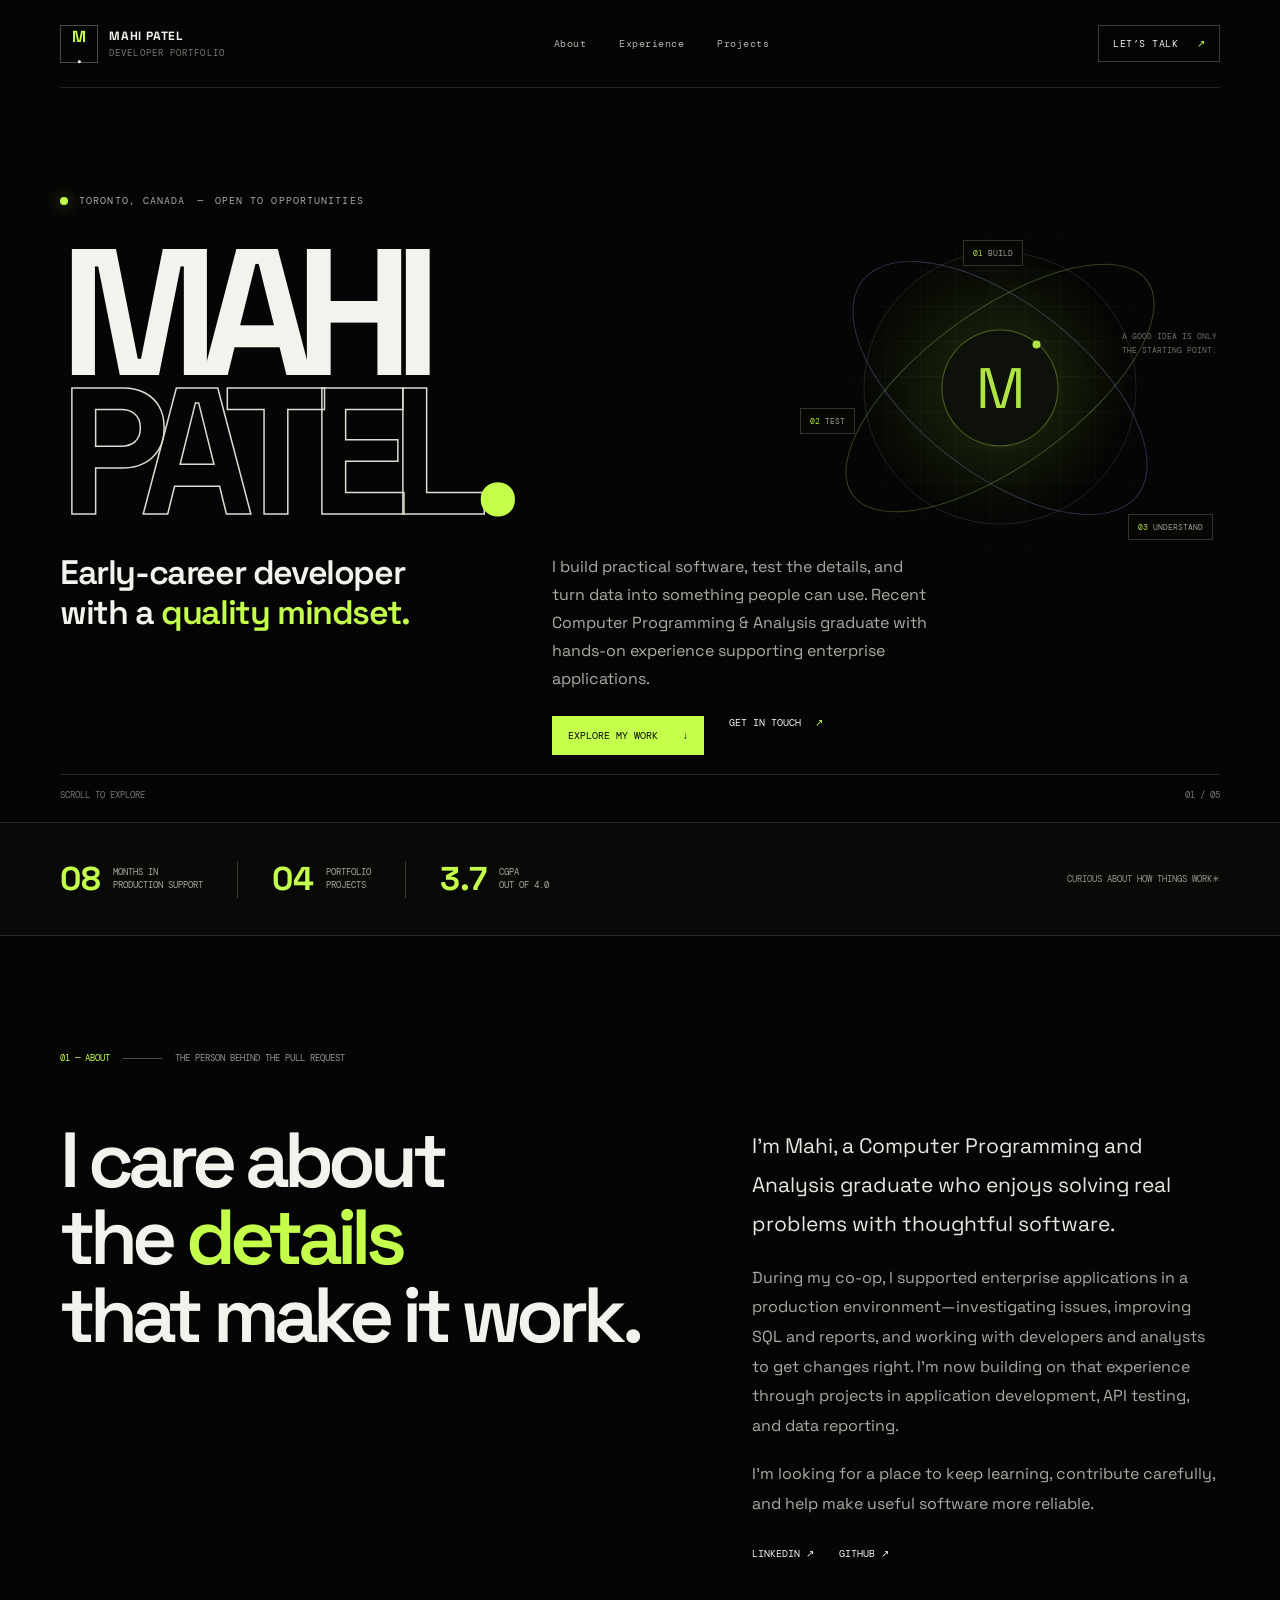
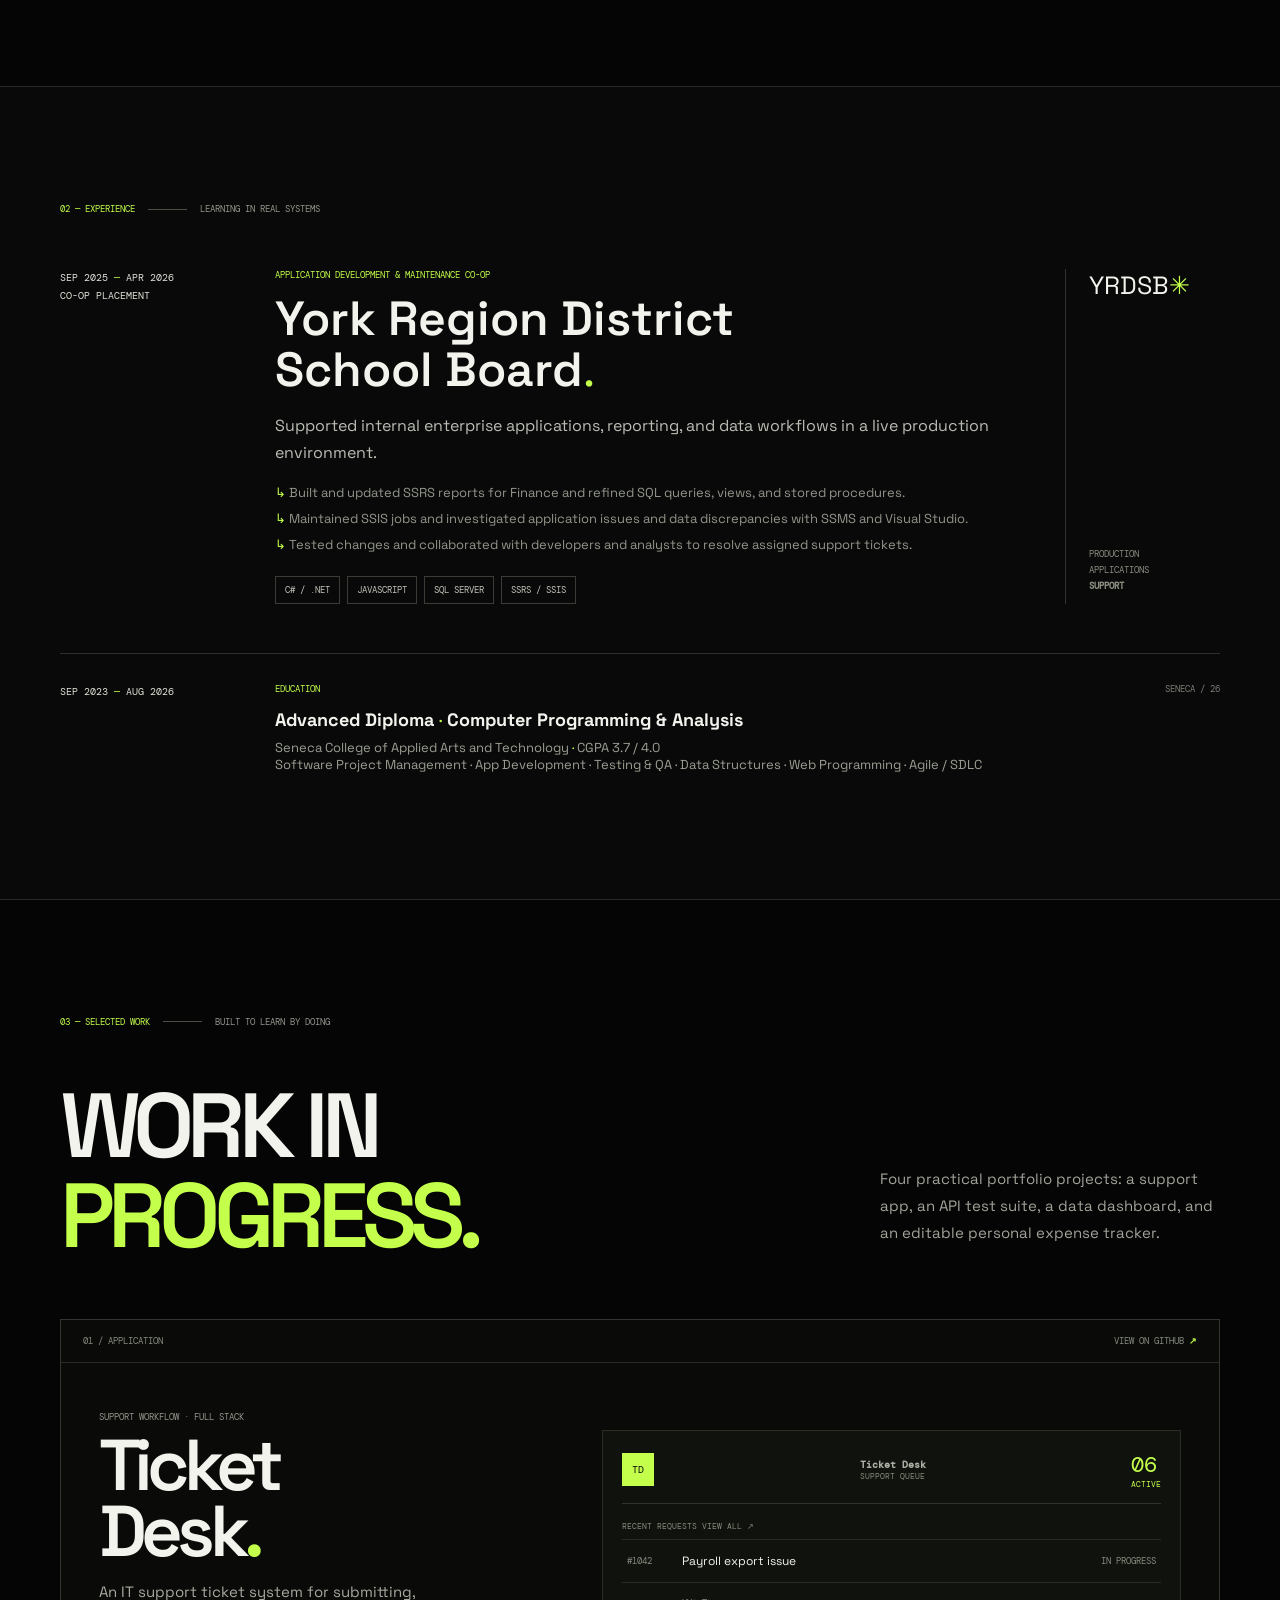
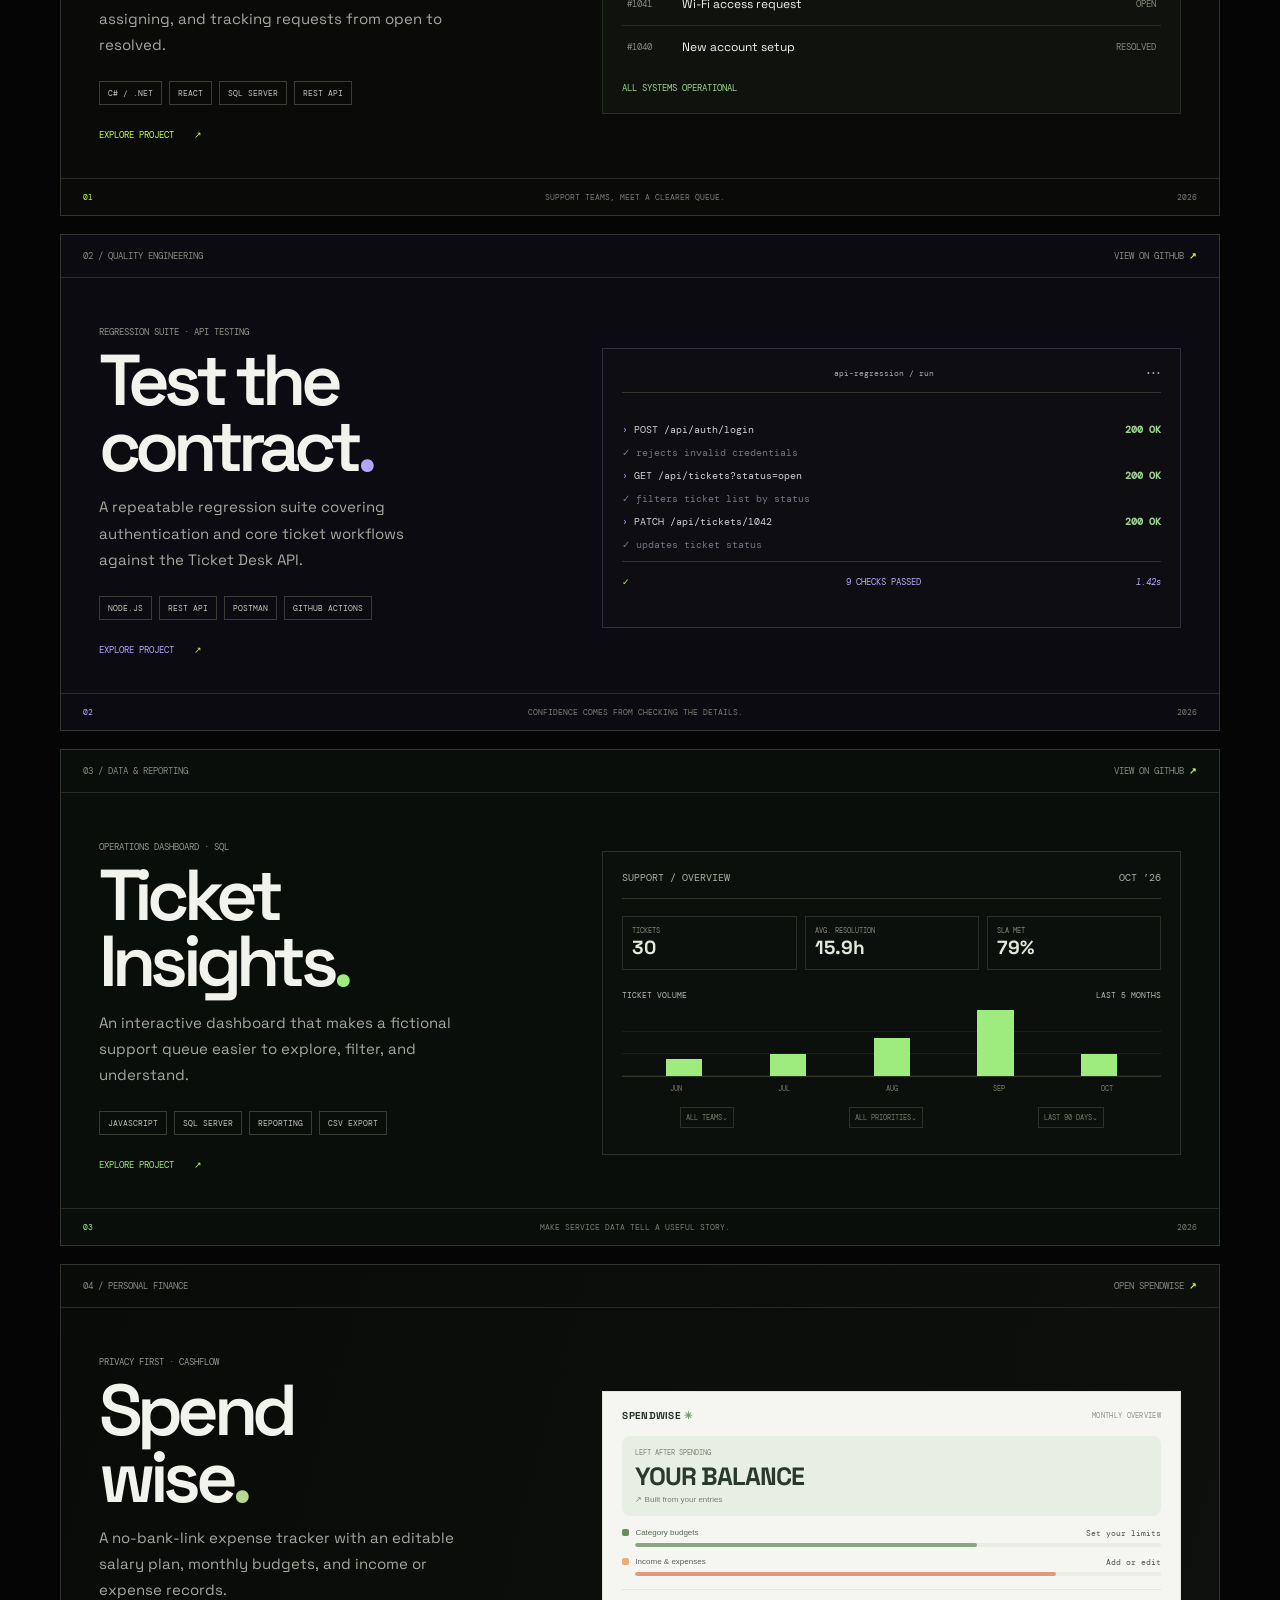
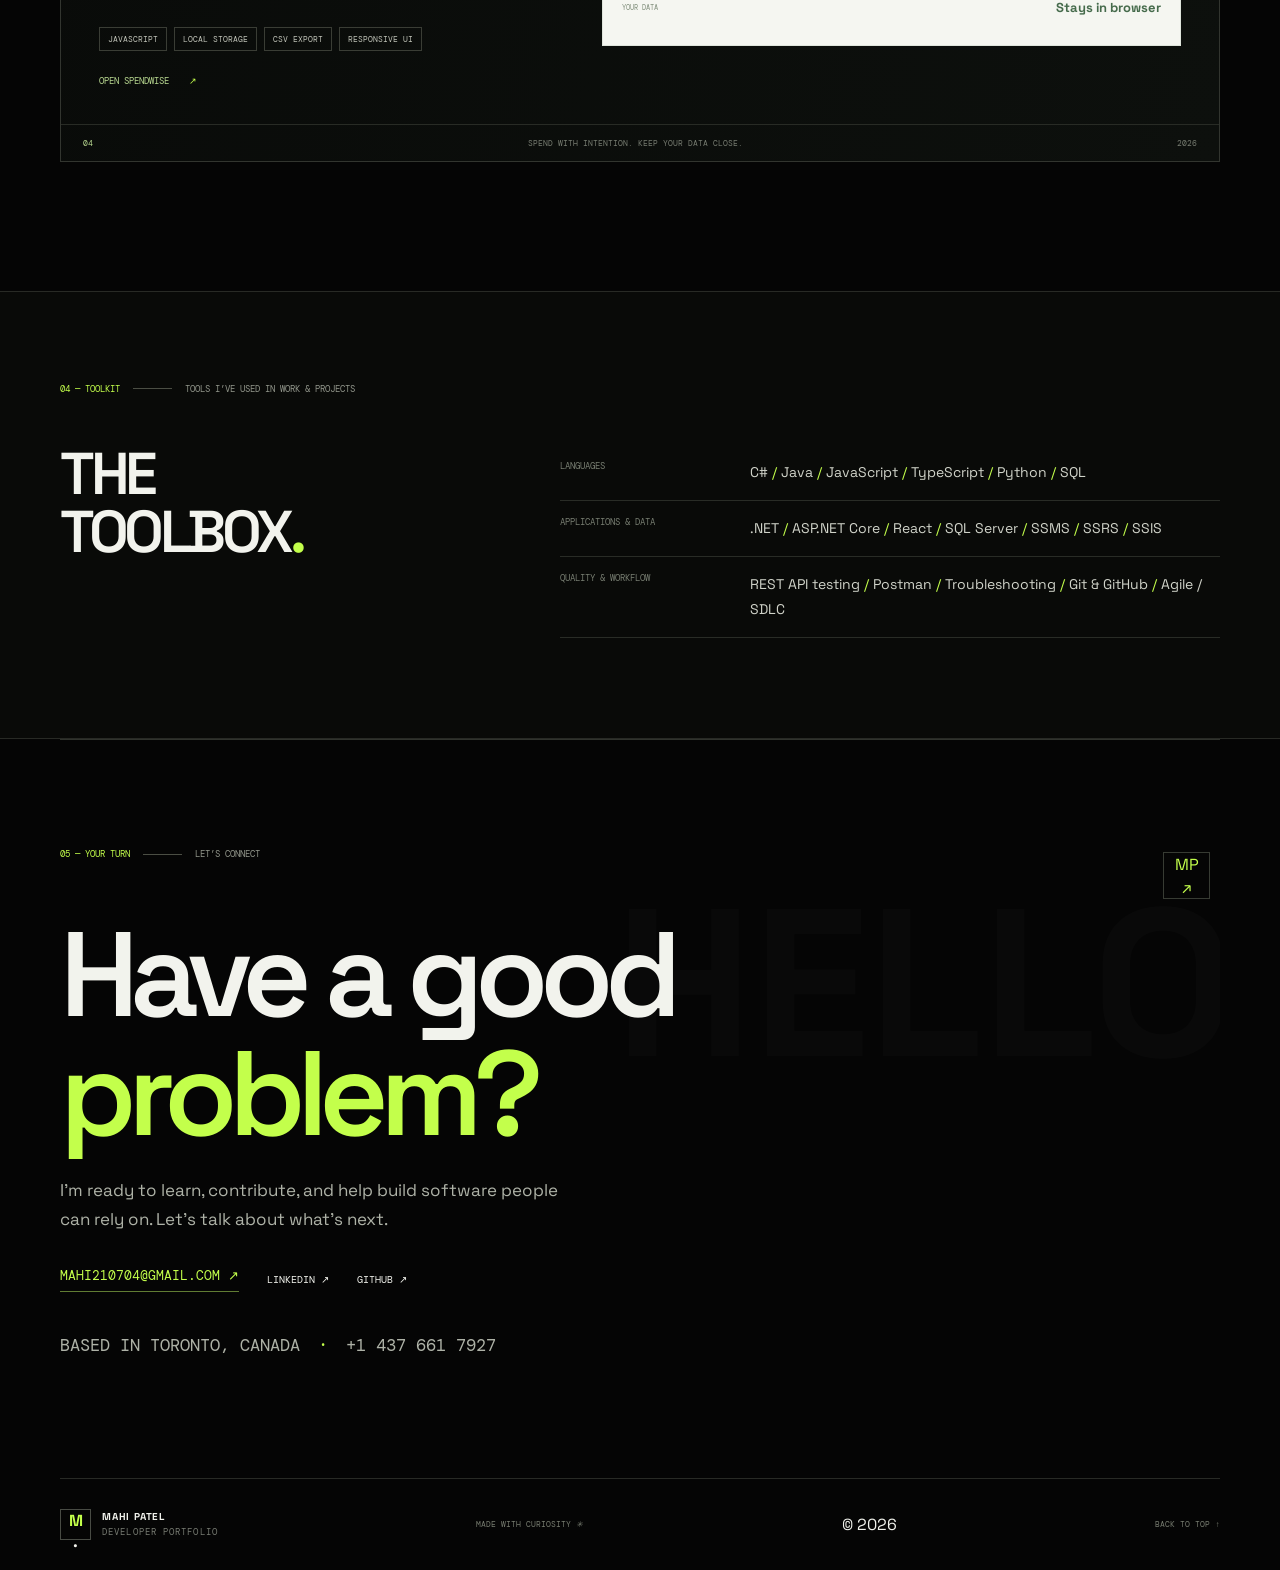
<file: index.html>
<!doctype html>
<html lang="en">
<head>
  <meta charset="utf-8">
  <meta name="viewport" content="width=device-width, initial-scale=1">
  <meta name="description" content="Mahi Patel — software developer, quality-minded problem solver, and data enthusiast in Toronto.">
  <meta name="theme-color" content="#050505">
  <title>Mahi Patel — Developer &amp; Problem Solver</title>
  <link rel="preconnect" href="https://fonts.googleapis.com">
  <link rel="preconnect" href="https://fonts.gstatic.com" crossorigin>
  <link href="https://fonts.googleapis.com/css2?family=DM+Mono:wght@400;500&family=Instrument+Serif:ital@0;1&family=Space+Grotesk:wght@400;500;600;700&display=swap" rel="stylesheet">
  <link rel="stylesheet" href="styles.css">
</head>
<body>
  <header class="site-header wrap">
    <a class="brand" href="#home" aria-label="Mahi Patel home"><span class="brand-icon">M<span>.</span></span><span class="brand-name">MAHI PATEL<span class="brand-sub">DEVELOPER PORTFOLIO</span></span></a>
    <nav aria-label="Main navigation"><a href="#about">About</a><a href="#experience">Experience</a><a href="#projects">Projects</a></nav>
    <a class="contact-nav" href="mailto:mahi210704@gmail.com">LET’S TALK <span>↗</span></a>
  </header>

  <main>
    <section class="hero wrap" id="home">
      <div class="hero-text">
        <p class="eyebrow"><span class="pulse"></span> TORONTO, CANADA <i>—</i> OPEN TO OPPORTUNITIES</p>
        <h1>MAHI<br><span class="outline-word">PATEL</span><span class="period">.</span></h1>
        <div class="hero-bottom"><p class="hero-role">Early-career developer<br>with a <span>quality mindset.</span></p><div class="hero-description"><p>I build practical software, test the details, and turn data into something people can use. Recent Computer Programming &amp; Analysis graduate with hands-on experience supporting enterprise applications.</p><div class="hero-actions"><a class="pill-button" href="#projects">EXPLORE MY WORK <span>↓</span></a><a class="plain-link" href="mailto:mahi210704@gmail.com">GET IN TOUCH <span>↗</span></a></div></div></div>
      </div>
      <div class="hero-visual" aria-label="Abstract green orbit illustration around the letter M">
        <div class="visual-grid"></div><div class="visual-halo"></div><div class="orbit orbit-a"></div><div class="orbit orbit-b"></div><div class="orbit orbit-c"></div>
        <div class="visual-core"><span>M</span><i></i></div>
        <div class="orbit-tag tag-code"><span>01</span> BUILD</div><div class="orbit-tag tag-test"><span>02</span> TEST</div><div class="orbit-tag tag-data"><span>03</span> UNDERSTAND</div>
        <div class="visual-caption">A GOOD IDEA IS ONLY<br>THE STARTING POINT.</div>
      </div>
      <div class="hero-index"><span>SCROLL TO EXPLORE</span><span>01 / 05</span></div>
    </section>

    <div class="proof-strip"><div class="wrap proof-inner"><div><b>08</b><span>MONTHS IN<br>PRODUCTION SUPPORT</span></div><i></i><div><b>04</b><span>PORTFOLIO<br>PROJECTS</span></div><i></i><div><b>3.7</b><span>CGPA<br>OUT OF 4.0</span></div><p>CURIOUS ABOUT HOW THINGS WORK<span>✳</span></p></div></div>

    <section id="about" class="section wrap about-section">
      <div class="section-kicker"><span>01 — ABOUT</span><i></i><span>THE PERSON BEHIND THE PULL REQUEST</span></div>
      <div class="about-layout"><h2>I care about<br>the <span>details</span><br>that make it work.</h2><div class="about-copy"><p class="lead-copy">I’m Mahi, a Computer Programming and Analysis graduate who enjoys solving real problems with thoughtful software.</p><p>During my co-op, I supported enterprise applications in a production environment—investigating issues, improving SQL and reports, and working with developers and analysts to get changes right. I’m now building on that experience through projects in application development, API testing, and data reporting.</p><p>I’m looking for a place to keep learning, contribute carefully, and help make useful software more reliable.</p><div class="social-links"><a href="https://www.linkedin.com/in/mahi-patel-1b3593280/" target="_blank" rel="noreferrer">LINKEDIN <span>↗</span></a><a href="https://github.com/Mahipatel04" target="_blank" rel="noreferrer">GITHUB <span>↗</span></a></div></div></div>
    </section>

    <section id="experience" class="section experience-section">
      <div class="wrap"><div class="section-kicker"><span>02 — EXPERIENCE</span><i></i><span>LEARNING IN REAL SYSTEMS</span></div>
        <article class="experience-card"><div class="exp-date">SEP 2025 <b>—</b> APR 2026<br><span>CO-OP PLACEMENT</span></div><div class="exp-main"><p class="exp-label">APPLICATION DEVELOPMENT &amp; MAINTENANCE CO-OP</p><h2>York Region District<br>School Board<span>.</span></h2><p class="exp-summary">Supported internal enterprise applications, reporting, and data workflows in a live production environment.</p><div class="exp-points"><p><span>↳</span> Built and updated SSRS reports for Finance and refined SQL queries, views, and stored procedures.</p><p><span>↳</span> Maintained SSIS jobs and investigated application issues and data discrepancies with SSMS and Visual Studio.</p><p><span>↳</span> Tested changes and collaborated with developers and analysts to resolve assigned support tickets.</p></div><div class="chips"><span>C# / .NET</span><span>JAVASCRIPT</span><span>SQL SERVER</span><span>SSRS / SSIS</span></div></div><div class="exp-side"><div class="side-stamp">YRDSB<span>✳</span></div><p>PRODUCTION<br>APPLICATIONS<br><b>SUPPORT</b></p></div></article>
        <article class="education-row"><div class="exp-date">SEP 2023 <b>—</b> AUG 2026</div><div><p class="exp-label">EDUCATION</p><h3>Advanced Diploma <span>·</span> Computer Programming &amp; Analysis</h3><p class="education-detail">Seneca College of Applied Arts and Technology <b>·</b> CGPA 3.7 / 4.0</p><p class="education-detail course-detail">Software Project Management · App Development · Testing &amp; QA · Data Structures · Web Programming · Agile / SDLC</p></div><span class="education-mark">SENECA / 26</span></article>
      </div>
    </section>

    <section id="projects" class="section wrap projects-section">
      <div class="section-kicker"><span>03 — SELECTED WORK</span><i></i><span>BUILT TO LEARN BY DOING</span></div>
      <div class="projects-intro"><h2>WORK IN<br><span>PROGRESS.</span></h2><p>Four practical portfolio projects: a support app, an API test suite, a data dashboard, and an editable personal expense tracker.</p></div>

      <article class="work-card ticket-work"><div class="work-meta"><span>01 / APPLICATION</span><a href="https://github.com/Mahipatel04/Ticket-Desk" target="_blank" rel="noreferrer">VIEW ON GITHUB <b>↗</b></a></div><div class="work-body"><div class="work-copy"><p class="work-type">SUPPORT WORKFLOW · FULL STACK</p><h3>Ticket<br>Desk<span>.</span></h3><p class="work-description">An IT support ticket system for submitting, assigning, and tracking requests from open to resolved.</p><div class="work-tech"><span>C# / .NET</span><span>REACT</span><span>SQL SERVER</span><span>REST API</span></div><a class="work-cta" href="https://github.com/Mahipatel04/Ticket-Desk" target="_blank" rel="noreferrer">EXPLORE PROJECT <span>↗</span></a></div><div class="ticket-art"><div class="ticket-head"><span class="td-logo">TD</span><div><b>Ticket Desk</b><small>SUPPORT QUEUE</small></div><span class="queue-count">06 <small>ACTIVE</small></span></div><div class="queue-label">RECENT REQUESTS <span>VIEW ALL ↗</span></div><div class="queue-row"><span class="row-id">#1042</span><span class="row-subject">Payroll export issue</span><i class="state-progress">IN PROGRESS</i></div><div class="queue-row"><span class="row-id">#1041</span><span class="row-subject">Wi-Fi access request</span><i class="state-open">OPEN</i></div><div class="queue-row"><span class="row-id">#1040</span><span class="row-subject">New account setup</span><i class="state-done">RESOLVED</i></div><div class="queue-bottom"><span>ALL SYSTEMS OPERATIONAL</span><span class="queue-dot"></span></div></div></div><div class="work-foot"><span>01</span><span>SUPPORT TEAMS, MEET A CLEARER QUEUE.</span><span>2026</span></div></article>

      <article class="work-card api-work"><div class="work-meta"><span>02 / QUALITY ENGINEERING</span><a href="https://github.com/Mahipatel04/ticket-desk-api-tests" target="_blank" rel="noreferrer">VIEW ON GITHUB <b>↗</b></a></div><div class="work-body"><div class="work-copy"><p class="work-type">REGRESSION SUITE · API TESTING</p><h3>Test the<br>contract<span>.</span></h3><p class="work-description">A repeatable regression suite covering authentication and core ticket workflows against the Ticket Desk API.</p><div class="work-tech"><span>NODE.JS</span><span>REST API</span><span>POSTMAN</span><span>GITHUB ACTIONS</span></div><a class="work-cta" href="https://github.com/Mahipatel04/ticket-desk-api-tests" target="_blank" rel="noreferrer">EXPLORE PROJECT <span>↗</span></a></div><div class="terminal-art"><div class="terminal-top"><div><i></i><i></i><i></i></div><span>api-regression / run</span><span>•••</span></div><div class="terminal-body"><p><span class="prompt">›</span> POST /api/auth/login <b>200 OK</b></p><p class="terminal-dim">✓ rejects invalid credentials</p><p><span class="prompt">›</span> GET /api/tickets?status=open <b>200 OK</b></p><p class="terminal-dim">✓ filters ticket list by status</p><p><span class="prompt">›</span> PATCH /api/tickets/1042 <b>200 OK</b></p><p class="terminal-dim">✓ updates ticket status</p><div class="test-result"><span>✓</span> 9 CHECKS PASSED <i>1.42s</i></div></div></div></div><div class="work-foot"><span>02</span><span>CONFIDENCE COMES FROM CHECKING THE DETAILS.</span><span>2026</span></div></article>

      <article class="work-card data-work"><div class="work-meta"><span>03 / DATA &amp; REPORTING</span><a href="https://github.com/Mahipatel04/ticket-insights" target="_blank" rel="noreferrer">VIEW ON GITHUB <b>↗</b></a></div><div class="work-body"><div class="work-copy"><p class="work-type">OPERATIONS DASHBOARD · SQL</p><h3>Ticket<br>Insights<span>.</span></h3><p class="work-description">An interactive dashboard that makes a fictional support queue easier to explore, filter, and understand.</p><div class="work-tech"><span>JAVASCRIPT</span><span>SQL SERVER</span><span>REPORTING</span><span>CSV EXPORT</span></div><a class="work-cta" href="https://github.com/Mahipatel04/ticket-insights" target="_blank" rel="noreferrer">EXPLORE PROJECT <span>↗</span></a></div><div class="analytics-art"><div class="analytics-head"><span>SUPPORT / OVERVIEW</span><span>OCT ’26</span></div><div class="analytics-stats"><div><small>TICKETS</small><b>30</b></div><div><small>AVG. RESOLUTION</small><b>15.9<span>h</span></b></div><div><small>SLA MET</small><b>79<span>%</span></b></div></div><div class="chart-title">TICKET VOLUME <span>LAST 5 MONTHS</span></div><div class="chart-lines"><i></i><i></i><i></i><div class="chart-bars"><b style="height:25%"></b><b style="height:33%"></b><b style="height:58%"></b><b style="height:100%"></b><b style="height:33%"></b></div></div><div class="chart-months"><span>JUN</span><span>JUL</span><span>AUG</span><span>SEP</span><span>OCT</span></div><div class="filter-pills"><span>ALL TEAMS⌄</span><span>ALL PRIORITIES⌄</span><span>LAST 90 DAYS⌄</span></div></div></div><div class="work-foot"><span>03</span><span>MAKE SERVICE DATA TELL A USEFUL STORY.</span><span>2026</span></div></article>
    <article class="work-card expense-work"><div class="work-meta"><span>04 / PERSONAL FINANCE</span><a href="expense-tracker/index.html">OPEN SPENDWISE <b>↗</b></a></div><div class="work-body"><div class="work-copy"><p class="work-type">PRIVACY FIRST · CASHFLOW</p><h3>Spend<br>wise<span>.</span></h3><p class="work-description">A no-bank-link expense tracker with an editable salary plan, monthly budgets, and income or expense records.</p><div class="work-tech"><span>JAVASCRIPT</span><span>LOCAL STORAGE</span><span>CSV EXPORT</span><span>RESPONSIVE UI</span></div><a class="work-cta" href="expense-tracker/index.html">OPEN SPENDWISE <span>↗</span></a></div><div class="expense-preview"><div class="expense-preview-top"><span>SPENDWISE <i>✳</i></span><small>MONTHLY OVERVIEW</small></div><div class="expense-preview-balance"><small>LEFT AFTER SPENDING</small><b>YOUR BALANCE</b><span>↗ Built from your entries</span></div><div class="expense-preview-row"><span><i class="ep-dot"></i>Category budgets</span><b>Set your limits</b></div><div class="expense-preview-track"><i style="width:65%"></i></div><div class="expense-preview-row"><span><i class="ep-dot home"></i>Income &amp; expenses</span><b>Add or edit</b></div><div class="expense-preview-track over"><i style="width:80%"></i></div><div class="expense-preview-week"><span>YOUR DATA</span><b>Stays in browser</b></div></div></div><div class="work-foot"><span>04</span><span>SPEND WITH INTENTION. KEEP YOUR DATA CLOSE.</span><span>2026</span></div></article></section><section class="toolkit-section"><div class="wrap"><div class="section-kicker"><span>04 — TOOLKIT</span><i></i><span>TOOLS I’VE USED IN WORK &amp; PROJECTS</span></div><div class="toolkit-layout"><h2>THE<br>TOOLBOX<span>.</span></h2><div class="tool-groups"><div><small>LANGUAGES</small><p>C# <span>/</span> Java <span>/</span> JavaScript <span>/</span> TypeScript <span>/</span> Python <span>/</span> SQL</p></div><div><small>APPLICATIONS &amp; DATA</small><p>.NET <span>/</span> ASP.NET Core <span>/</span> React <span>/</span> SQL Server <span>/</span> SSMS <span>/</span> SSRS <span>/</span> SSIS</p></div><div><small>QUALITY &amp; WORKFLOW</small><p>REST API testing <span>/</span> Postman <span>/</span> Troubleshooting <span>/</span> Git &amp; GitHub <span>/</span> Agile / SDLC</p></div></div></div></div></section>

    <section id="contact" class="contact-section wrap"><div class="contact-mark">MP<span>↗</span></div><div class="section-kicker"><span>05 — YOUR TURN</span><i></i><span>LET’S CONNECT</span></div><h2>Have a good<br><span>problem?</span></h2><p>I’m ready to learn, contribute, and help build software people can rely on. Let’s talk about what’s next.</p><div class="contact-actions"><a class="email-link" href="mailto:mahi210704@gmail.com">MAHI210704@GMAIL.COM <span>↗</span></a><a href="https://www.linkedin.com/in/mahi-patel-1b3593280/" target="_blank" rel="noreferrer">LINKEDIN <span>↗</span></a><a href="https://github.com/Mahipatel04" target="_blank" rel="noreferrer">GITHUB <span>↗</span></a></div><p class="contact-location">BASED IN TORONTO, CANADA <span>·</span> +1 437 661 7927</p></section>
  </main>

  <footer class="site-footer wrap"><a class="brand" href="#home"><span class="brand-icon">M<span>.</span></span><span class="brand-name">MAHI PATEL<span class="brand-sub">DEVELOPER PORTFOLIO</span></span></a><span class="footer-note">MADE WITH CURIOSITY <i>✳</i></span><span>© 2026</span><a class="back-top" href="#home">BACK TO TOP ↑</a></footer>
</body>
</html>
</file>
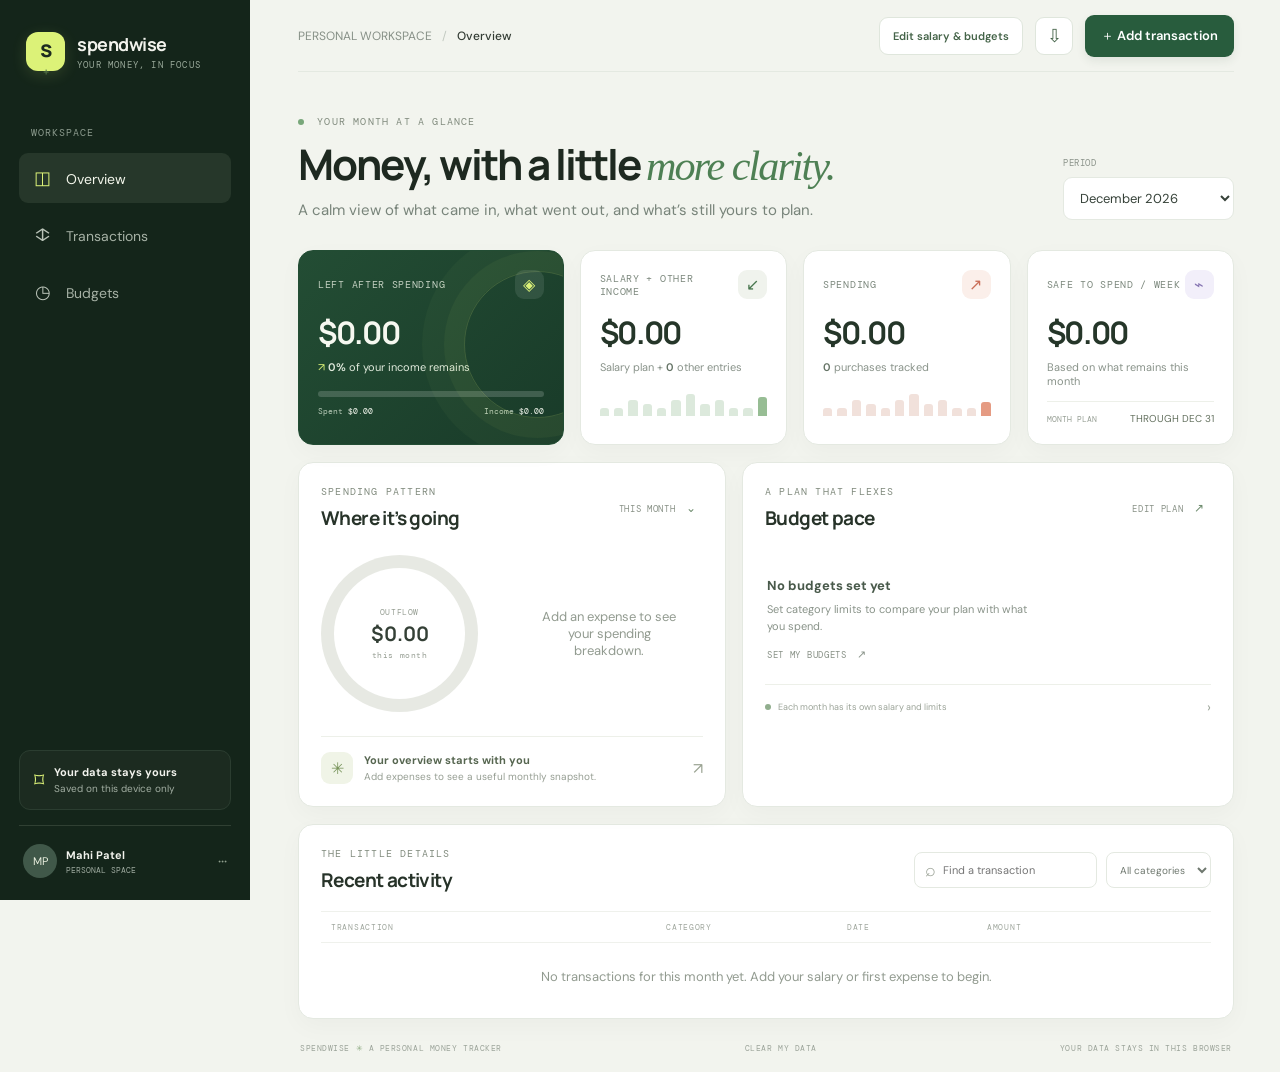
<file: expense-tracker/index.html>
<!doctype html>
<html lang="en">
<head>
  <meta charset="utf-8">
  <meta name="viewport" content="width=device-width, initial-scale=1">
  <meta name="theme-color" content="#101511">
  <meta name="description" content="Spendwise, a privacy-first personal expense tracker.">
  <title>Spendwise — Monthly money, made clearer</title>
  <link rel="preconnect" href="https://fonts.googleapis.com">
  <link rel="preconnect" href="https://fonts.gstatic.com" crossorigin>
  <link href="https://fonts.googleapis.com/css2?family=DM+Mono:wght@400;500&family=DM+Sans:wght@400;500;600;700&family=Manrope:wght@500;600;700;800&display=swap" rel="stylesheet">
  <link rel="stylesheet" href="styles.css">
</head>
<body>
  <aside class="sidebar">
    <a class="brand" href="#overview"><span class="brand-mark">s<span>+</span></span><span>spendwise<small>YOUR MONEY, IN FOCUS</small></span></a>
    <p class="nav-label">WORKSPACE</p>
    <nav><a class="active" href="#overview"><span>◫</span> Overview</a><a href="#transactions"><span>↕</span> Transactions</a><a href="#budgets"><span>◷</span> Budgets</a></nav>
    <div class="sidebar-bottom"><div class="privacy"><span>⌑</span><div><b>Your data stays yours</b><small>Saved on this device only</small></div></div><div class="profile"><div class="avatar">MP</div><div><b>Mahi Patel</b><small>PERSONAL SPACE</small></div><span class="more">···</span></div></div>
  </aside>
  <main class="main" id="overview">
    <header class="topbar"><div><span class="breadcrumb">PERSONAL WORKSPACE</span><span class="slash">/</span><b>Overview</b></div><div class="top-actions"><button class="secondary" id="settingsBtn">Edit salary &amp; budgets</button><button class="icon-btn" id="exportBtn" title="Download transactions as CSV" aria-label="Export CSV">⇩</button><button class="primary" id="openForm">＋ <span>Add transaction</span></button></div></header>
    <section class="welcome"><div><p class="eyebrow"><span></span> YOUR MONTH AT A GLANCE</p><h1>Money, with a little <em>more clarity.</em></h1><p class="subhead">A calm view of what came in, what went out, and what’s still yours to plan.</p></div><label class="month-select">PERIOD <select id="monthSelect" aria-label="Select month"></select></label></section>
    <section class="summary-grid" aria-label="Monthly summary">
      <article class="summary-card balance-card"><div class="card-top"><span>LEFT AFTER SPENDING</span><span class="card-icon">◈</span></div><strong id="leftValue">$0.00</strong><p><span class="trend">↗</span> <b id="leftPercent">—</b> of your income remains</p><div class="progress"><i id="leftBar"></i></div><div class="progress-label"><span>Spent <b id="spentLabel">$0</b></span><span>Income <b id="incomeLabel">$0</b></span></div></article>
      <article class="summary-card"><div class="card-top"><span>SALARY + OTHER INCOME</span><span class="card-icon">↙</span></div><strong id="incomeValue">$0.00</strong><p class="muted">Salary plan + <b id="incomeCount">0</b> other entries</p><div class="mini-bars income-bars"><i></i><i></i><i></i><i></i><i></i><i></i><i></i><i></i><i></i><i></i><i></i><i></i></div></article>
      <article class="summary-card"><div class="card-top"><span>SPENDING</span><span class="card-icon coral">↗</span></div><strong id="spentValue">$0.00</strong><p class="muted"><b id="transactionCount">0</b> purchases tracked</p><div class="mini-bars spend-bars"><i></i><i></i><i></i><i></i><i></i><i></i><i></i><i></i><i></i><i></i><i></i><i></i></div></article>
      <article class="summary-card"><div class="card-top"><span>SAFE TO SPEND / WEEK</span><span class="card-icon violet">⌁</span></div><strong id="weeklyValue">$0.00</strong><p class="muted">Based on what remains this month</p><div class="week-note"><span>MONTH PLAN</span><b id="weekDates">—</b></div></article>
    </section>
    <section class="content-grid">
      <article class="panel spending-panel"><div class="panel-heading"><div><p class="eyebrow">SPENDING PATTERN</p><h2>Where it’s going</h2></div><button id="rangeToggle" class="text-button">THIS MONTH <span>⌄</span></button></div><div class="chart-wrap"><div class="donut" id="donut"><div class="donut-center"><span>OUTFLOW</span><b id="donutTotal">$0</b><small>this month</small></div></div><div id="legend" class="legend"></div></div><div class="insight"><span class="insight-icon">✳</span><p><b id="insightTitle">A useful observation</b><small id="insightText">Your spending insights will show here.</small></p><span class="insight-arrow">↗</span></div></article>
      <article class="panel budget-panel" id="budgets"><div class="panel-heading"><div><p class="eyebrow">A PLAN THAT FLEXES</p><h2>Budget pace</h2></div><button type="button" class="text-button" id="editPlanBtn">EDIT PLAN <span>↗</span></button></div><div class="budget-list" id="budgetList"></div><div class="budget-footer"><span class="budget-dot"></span> <span>Each month has its own salary and limits</span><b>›</b></div></article>
    </section>
    <section class="panel transactions-panel" id="transactions"><div class="panel-heading transaction-heading"><div><p class="eyebrow">THE LITTLE DETAILS</p><h2>Recent activity</h2></div><div class="table-actions"><label class="search"><span>⌕</span><input id="searchInput" placeholder="Find a transaction" aria-label="Find a transaction"></label><select id="categoryFilter" aria-label="Filter by category"><option value="all">All categories</option></select><button id="allTransactions" class="text-button">VIEW ALL <span>↗</span></button></div></div><div class="transaction-table"><div class="table-head"><span>TRANSACTION</span><span>CATEGORY</span><span>DATE</span><span>AMOUNT</span></div><div id="transactionRows"></div></div></section>
    <footer><span>SPENDWISE <i>✳</i> A PERSONAL MONEY TRACKER</span><button id="resetData">CLEAR MY DATA</button><span>YOUR DATA STAYS IN THIS BROWSER</span></footer>
  </main>
  <dialog id="transactionDialog"><form id="transactionForm"><div class="dialog-head"><div><p class="eyebrow">YOUR TRANSACTIONS</p><h2 id="transactionDialogTitle">Add transaction</h2></div><button type="button" class="close-btn" id="closeForm" aria-label="Close">×</button></div><label>Description<input name="description" required maxlength="50" placeholder="e.g. Coffee with a friend"></label><div class="form-row"><label>Amount (CAD)<input name="amount" type="number" required min="0.01" step="0.01" placeholder="0.00"></label><label>Type<select name="type"><option value="expense">Expense</option><option value="income">Other income</option></select></label></div><div class="form-row"><label id="categoryField">Category<select name="category"><option>Food &amp; Drink</option><option>Home</option><option>Transport</option><option>Shopping</option><option>Health</option><option>Fun</option><option>Other</option></select></label><label>Date<input name="date" type="date" required></label></div><label class="note-label">A note, if you like<input name="note" maxlength="90" placeholder="What would you like to remember?"></label><div class="dialog-actions"><button type="button" class="cancel-btn" id="cancelForm">Cancel</button><button class="primary" type="submit" id="saveTransaction">Save transaction <span>↗</span></button></div><p class="form-note">Your entries are saved in this browser. The CSV export covers this month's transactions.</p></form></dialog>
  <dialog id="settingsDialog"><form id="settingsForm"><div class="dialog-head"><div><p class="eyebrow">MAKE THE PLAN YOURS</p><h2>Monthly plan</h2></div><button type="button" class="close-btn" id="closeSettings" aria-label="Close">×</button></div><label class="salary-field">Monthly take-home salary (CAD)<input id="salaryInput" name="salary" type="number" min="0" step="0.01" placeholder="0.00"></label><p class="settings-help">Add extra income, like a bonus, as a separate transaction.</p><h3 class="budget-form-title">Category spending limits <span>CAD / month</span></h3><div class="budget-input-list" id="budgetInputs"></div><div class="dialog-actions"><button type="button" class="cancel-btn" id="cancelSettings">Cancel</button><button class="primary" type="submit">Save monthly plan <span>↗</span></button></div><p class="form-note">Each month has its own salary plan and category limits.</p></form></dialog>
  <script src="app.js"></script>
</body>
</html>
</file>
<file: styles.css>
:root{--black:#050505;--panel:#0d0f0d;--white:#f2f3ed;--soft:#b7b9b0;--muted:#777b72;--line:#292c28;--green:#c3ff4b;--purple:#b2a4ff;color-scheme:dark;font-family:'Space Grotesk',sans-serif;background:var(--black);color:var(--white);scroll-behavior:smooth}*{box-sizing:border-box}body{margin:0;background:#050505;overflow-x:hidden}.wrap{width:min(1160px,calc(100% - 88px));margin-inline:auto}a{color:inherit}.site-header{height:88px;display:flex;align-items:center;justify-content:space-between;border-bottom:1px solid #242622}.brand{display:flex;align-items:center;gap:11px;text-decoration:none}.brand-icon{width:38px;height:38px;display:grid;place-items:center;border:1px solid #484b44;color:var(--green);font-weight:700}.brand-icon span{color:var(--white)}.brand-name{font-size:12px;font-weight:700;letter-spacing:.8px;display:block}.brand-sub{display:block;margin-top:3px;color:var(--muted);font:9px 'DM Mono',monospace;letter-spacing:1.1px}.site-header nav{display:flex;gap:33px}.site-header nav a,.contact-nav{font:10px 'DM Mono',monospace;letter-spacing:.5px;text-decoration:none;color:#b5b8ad}.site-header nav a:hover,.contact-nav:hover,.social-links a:hover{color:var(--green)}.contact-nav{border:1px solid #3a3d36;padding:11px 14px;color:var(--white)}.contact-nav span{color:var(--green);padding-left:12px}.hero{min-height:675px;position:relative;padding:96px 0 67px}.eyebrow,.section-kicker,.exp-label,.work-meta,.work-type,.work-tech,.work-foot,.exp-date,.contact-location,.social-links,.work-cta,.contact-actions,.hero-index,.orbit-tag,.visual-caption,.footer-note,.back-top{font-family:'DM Mono',monospace}.eyebrow{font-size:10px;letter-spacing:1.1px;color:#a8aca0;display:flex;align-items:center;gap:11px}.pulse{width:8px;height:8px;border-radius:50%;background:var(--green);box-shadow:0 0 15px #c3ff4b91}.hero h1{font:700 clamp(90px,14.4vw,180px)/.77 'Space Grotesk',sans-serif;letter-spacing:-.105em;margin:37px 0 32px;position:relative;z-index:2}.outline-word{color:transparent;-webkit-text-stroke:1.5px #d9ded1}.period{color:var(--green)}.hero-bottom{display:grid;grid-template-columns:1fr .88fr;gap:52px;max-width:880px}.hero-role{font:600 clamp(22px,3vw,34px)/1.16 'Space Grotesk',sans-serif;letter-spacing:-1.4px;margin:0}.hero-role span,.about-layout h2 span,.projects-intro h2 span,.toolkit-layout h2 span,.contact-section h2 span{color:var(--green)}.hero-description p{font-size:16px;line-height:1.75;color:#a9ada2;margin:0}.hero-actions{display:flex;gap:25px;margin-top:23px}.pill-button{display:inline-flex;gap:24px;padding:13px 16px;background:var(--green);color:#0a0a08;text-decoration:none;font:10px 'DM Mono',monospace}.plain-link{font:10px 'DM Mono',monospace;text-decoration:none}.plain-link span,.work-cta span{color:var(--green);padding-left:8px}.hero-visual{position:absolute;right:0;top:78px;width:440px;height:444px;opacity:.9}.visual-grid{position:absolute;inset:0;background-image:linear-gradient(#30352c44 1px,transparent 1px),linear-gradient(90deg,#30352c44 1px,transparent 1px);background-size:35px 35px;mask-image:radial-gradient(ellipse,#000 5%,transparent 75%)}.visual-halo{position:absolute;width:230px;height:230px;top:103px;left:99px;border-radius:50%;background:#a5ff4d12;filter:blur(24px)}.orbit{position:absolute;top:50%;left:50%;border:1px solid #a8e66c53;border-radius:50%}.orbit-a{width:365px;height:155px;transform:translate(-50%,-50%) rotate(-36deg)}.orbit-b{width:350px;height:171px;transform:translate(-50%,-50%) rotate(38deg);border-color:#a7a0fe50}.orbit-c{width:273px;height:273px;transform:translate(-50%,-50%);border-color:#d2d5c624}.visual-core{position:absolute;left:50%;top:50%;transform:translate(-50%,-50%);width:117px;height:117px;border-radius:50%;display:grid;place-items:center;border:1px solid #c3ff4b65;background:#10120c;box-shadow:0 0 75px #b9ff4a1b}.visual-core span{font-size:57px;color:var(--green)}.visual-core i{position:absolute;top:10px;right:17px;width:8px;height:8px;border-radius:50%;background:var(--green)}.orbit-tag{position:absolute;color:#aeb2a5;background:#070806;padding:7px 9px;font-size:8px;border:1px solid #373b32}.orbit-tag span{color:var(--green)}.tag-code{top:74px;left:183px}.tag-test{top:242px;left:20px}.tag-data{bottom:70px;right:7px}.visual-caption{position:absolute;right:3px;top:164px;font-size:8px;line-height:1.7;color:#777d6d}.hero-index{position:absolute;bottom:21px;left:0;right:0;border-top:1px solid #252722;padding-top:14px;display:flex;justify-content:space-between;color:#73776e;font-size:9px}.proof-strip,.experience-section,.toolkit-section{border-block:1px solid #282a25;background:#090a08}.proof-inner{min-height:112px;display:flex;align-items:center;gap:34px}.proof-inner>div{display:flex;align-items:center;gap:12px}.proof-inner>div b{font-size:33px;color:var(--green)}.proof-inner>div span{font:9px/1.5 'DM Mono',monospace;color:#a5a99c}.proof-inner>i{width:1px;height:37px;background:#3a3c35}.proof-inner>p{margin-left:auto;color:#92968a;font:9px 'DM Mono',monospace}.section{padding:116px 0 126px}.section-kicker{display:flex;align-items:center;gap:13px;font-size:9px;color:#92968b}.section-kicker span:first-child{color:var(--green)}.section-kicker i{height:1px;width:39px;background:#4b4e44}.about-layout{display:grid;grid-template-columns:1fr .78fr;gap:92px;padding-top:58px}.about-layout h2,.projects-intro h2,.toolkit-layout h2,.contact-section h2{font:600 clamp(43px,6.6vw,78px)/.99 'Space Grotesk',sans-serif;letter-spacing:-.075em;margin:0}.about-copy{padding-top:5px}.about-copy p{font-size:16px;line-height:1.85;color:#a7aba1;margin:0 0 19px}.about-copy .lead-copy{font-size:21px;color:#e6e8e0}.social-links{display:flex;gap:25px;margin-top:29px}.social-links a{font-size:10px;text-decoration:none}.experience-section{background:#080908}.experience-card{display:grid;grid-template-columns:188px 1fr 155px;gap:27px;padding:54px 0 49px;border-bottom:1px solid #2d3029}.exp-date{font-size:10px;line-height:1.8;color:#e0e2d9}.exp-date b,.exp-main h2 span,.education-row h3 span,.education-detail b{color:var(--green);font-weight:400}.exp-label{font-size:9px;color:var(--green);margin:0 0 13px}.exp-main h2{font:600 clamp(31px,4vw,48px)/1.05 'Space Grotesk',sans-serif;margin:0}.exp-summary{font-size:16px;line-height:1.7;color:#bbbeb5;margin:17px 0}.exp-points p{font-size:13px;color:#92968b;margin:9px 0}.exp-points p span{color:var(--green)}.chips,.work-tech{display:flex;gap:7px;flex-wrap:wrap;margin-top:23px}.chips span,.work-tech span{border:1px solid #3a3d35;color:#c0c3b8;padding:7px 9px;font:9px 'DM Mono',monospace}.exp-side{border-left:1px solid #30332c;padding-left:23px;display:flex;flex-direction:column;justify-content:space-between}.side-stamp{font-size:25px}.side-stamp span{color:var(--green)}.exp-side p{font:9px/1.8 'DM Mono',monospace;color:#888d80}.education-row{display:grid;grid-template-columns:188px 1fr auto;gap:27px;padding-top:29px}.education-row h3{font-size:18px;margin:0 0 8px}.education-detail,.course-detail{font-size:13px;color:#9b9f93;margin:0}.education-mark{font:9px 'DM Mono',monospace;color:#797d73}.projects-section{padding-bottom:129px}.projects-intro{display:flex;justify-content:space-between;align-items:end;padding:53px 0 40px}.projects-intro h2{font-size:clamp(50px,8vw,91px)}.projects-intro>p{width:340px;font-size:15px;line-height:1.8;color:#a0a499}.work-card{border:1px solid #32352f;background:#0a0b09;margin-top:18px;transition:transform .25s,border-color .25s,box-shadow .25s}.work-card:hover{transform:translateY(-5px);border-color:#788152;box-shadow:0 14px 50px #000}.work-meta{padding:15px 22px;display:flex;justify-content:space-between;border-bottom:1px solid #282b25;color:#858a7d;font-size:9px}.work-meta a{text-decoration:none}.work-meta a b{color:var(--green)}.work-body{display:grid;grid-template-columns:.9fr 1.1fr;gap:30px;align-items:center;padding:39px 38px 35px}.work-type{font-size:9px;color:#909588}.work-copy h3{font:600 clamp(45px,6.4vw,72px)/.92 'Space Grotesk',sans-serif;letter-spacing:-.08em;margin:0;transition:font .2s}.work-card:hover .work-copy h3{font:italic 400 clamp(45px,6.4vw,72px)/.92 'Instrument Serif',serif}.work-copy h3 span{color:var(--green)}.work-description{font-size:15px;line-height:1.75;color:#a5a99e;max-width:360px}.work-tech span{font-size:8px;padding:6px 8px}.work-cta{display:inline-flex;gap:12px;margin-top:24px;text-decoration:none;color:var(--green);font-size:9px}.work-foot{padding:13px 22px;border-top:1px solid #282b25;display:flex;justify-content:space-between;color:#777c71;font-size:8px}.work-foot span:first-child{color:var(--green)}.ticket-art,.terminal-art,.analytics-art{min-height:255px;background:#10120e;border:1px solid #292e25;padding:19px;transition:transform .3s}.work-card:hover .ticket-art,.work-card:hover .terminal-art,.work-card:hover .analytics-art{transform:scale(1.015)}.ticket-head,.terminal-top,.analytics-head{display:flex;align-items:center;justify-content:space-between;padding-bottom:14px;border-bottom:1px solid #30342b;color:#a9b0a3;font:10px 'DM Mono',monospace}.td-logo{background:var(--green);color:#080a06;padding:10px}.ticket-head div b,.ticket-head div small{display:block}.ticket-head div small{color:#848a7b;font-size:8px}.queue-count{font-size:22px;color:var(--green)}.queue-count small{display:block;font:8px 'DM Mono',monospace}.queue-label{font:8px 'DM Mono',monospace;color:#858b7c;padding:17px 0 8px}.queue-row{display:grid;grid-template-columns:55px 1fr 93px;align-items:center;padding:13px 5px;border-top:1px solid #272b24}.row-id,.queue-row i{font:9px 'DM Mono',monospace;color:#858a7d}.row-subject{font-size:12px}.queue-row i{text-align:right}.queue-bottom,.test-result{display:flex;justify-content:space-between;padding-top:14px;color:#9bd18d;font:9px 'DM Mono',monospace}.api-work{background:#0c0b11}.api-work .work-copy h3 span,.api-work .work-cta,.api-work .work-foot span:first-child{color:var(--purple)}.terminal-art{background:#0d0d12;border-color:#31303e}.terminal-top{font-size:8px}.terminal-top i{width:7px;height:7px;border-radius:50%;background:#fb807b}.terminal-top i:nth-child(2){background:#efcb66}.terminal-top i:nth-child(3){background:#a5cf74}.terminal-body{padding:20px 0}.terminal-body p{font:10px 'DM Mono',monospace;color:#d0d0d8}.terminal-body .prompt{color:#b4a5ff}.terminal-body p b{float:right;color:#9bd18d}.terminal-dim{color:#747486!important}.test-result{border-top:1px solid #2f2e39;color:#b9aaff}.test-result span{color:#b2ef73}.data-work{background:#0a0e0a}.data-work .work-copy h3 span,.data-work .work-cta,.data-work .work-foot span:first-child{color:#9dec7d}.analytics-art{background:#0c100c;border-color:#293329}.analytics-stats{display:grid;grid-template-columns:repeat(3,1fr);gap:8px;margin-top:17px}.analytics-stats div{border:1px solid #283027;padding:9px}.analytics-stats small{display:block;color:#7f897a;font:7px 'DM Mono',monospace}.analytics-stats b{color:#e3e8dc;font-size:19px}.chart-title{font:8px 'DM Mono',monospace;color:#b3baa9;margin:20px 0 10px}.chart-title span{float:right}.chart-lines{height:67px;position:relative;border-bottom:1px solid #30372d;background:repeating-linear-gradient(to bottom,transparent 0,transparent 21px,#293027 22px)}.chart-bars{position:absolute;inset:0 10px;display:flex;align-items:end;justify-content:space-around}.chart-bars b{width:7%;background:#9dec7d;transition:transform .25s}.data-work:hover .chart-bars b{transform:scaleY(1.06);transform-origin:bottom}.chart-months,.filter-pills{display:flex;justify-content:space-around;color:#737c6c;font:7px 'DM Mono',monospace;padding:7px 0}.filter-pills span{border:1px solid #2b3329;padding:5px}.toolkit-section{padding:91px 0 100px}.toolkit-layout{display:grid;grid-template-columns:.8fr 1.2fr;gap:60px;padding-top:50px}.toolkit-layout h2{font-size:59px}.tool-groups>div{display:grid;grid-template-columns:180px 1fr;border-bottom:1px solid #292c26;padding:15px 0;gap:10px}.tool-groups small{font:9px 'DM Mono',monospace;color:#777d71}.tool-groups p{font-size:14px;line-height:1.8;color:#d0d3c9;margin:0}.tool-groups p span{color:var(--green)}.contact-section{position:relative;border-top:1px solid #30332d;padding:108px 0 101px;overflow:hidden}.contact-section:before{content:'HELLO';position:absolute;right:-14px;top:109px;color:#ffffff05;font:700 clamp(90px,18vw,210px) 'Space Grotesk',sans-serif;pointer-events:none}.contact-mark{position:absolute;top:112px;right:10px;border:1px solid #373b33;width:47px;height:47px;display:grid;place-items:center;color:var(--green)}.contact-section h2{position:relative;font-size:clamp(68px,11vw,120px);margin:56px 0 22px}.contact-section>p{font-size:17px;line-height:1.7;color:#aeb2a7;max-width:510px}.contact-actions{display:flex;gap:28px;align-items:center;flex-wrap:wrap;margin-top:33px}.contact-actions a{font-size:10px;text-decoration:none}.contact-actions .email-link{font-size:13px;color:var(--green);border-bottom:1px solid #607c33;padding-bottom:7px}.contact-location{font-size:9px;color:#7d8277;margin-top:39px}.contact-location span{color:var(--green);padding:0 8px}.site-footer{height:92px;border-top:1px solid #282a25;display:flex;align-items:center;justify-content:space-between}.site-footer .brand-icon{width:31px;height:31px}.site-footer .brand-name{font-size:10px}.footer-note,.back-top{font:8px 'DM Mono',monospace;color:#777c70;text-decoration:none}.back-top:hover{color:var(--green)}a:focus-visible{outline:2px solid var(--green);outline-offset:4px}.pill-button,.work-cta,.contact-nav,.contact-mark{transition:all .2s}.pill-button:hover{background:#d5ff82;transform:translateY(-3px);box-shadow:0 0 25px #c3ff4b30}.contact-mark:hover{transform:rotate(45deg)}
@media(max-width:940px){.wrap{width:calc(100% - 56px)}.hero{min-height:620px}.hero-visual{right:-40px;transform:scale(.83);opacity:.7}.hero h1{font-size:clamp(100px,16vw,150px)}.hero-bottom{grid-template-columns:.85fr 1fr;gap:24px}.experience-card{grid-template-columns:140px 1fr}.exp-side{display:none}.education-row{grid-template-columns:140px 1fr}.education-mark{display:none}.work-body{grid-template-columns:.85fr 1.15fr;gap:21px;padding:30px 24px}.work-copy h3{font-size:58px}.toolkit-layout{gap:32px}.tool-groups>div{grid-template-columns:145px 1fr}}
@media(max-width:640px){.wrap{width:calc(100% - 36px)}.site-header{height:72px}.brand-icon{width:33px;height:33px}.brand-name{font-size:10px}.brand-sub{font-size:7px}.site-header nav{display:none}.contact-nav{font-size:8px;padding:10px}.hero{min-height:720px;padding-top:75px}.hero-visual{right:-90px;top:282px;transform:scale(.66);opacity:.5}.hero h1{font-size:clamp(84px,20vw,128px)}.hero-bottom{display:block}.hero-role{font-size:27px;margin-bottom:17px}.hero-description p{font-size:15px}.hero-actions{gap:17px;flex-wrap:wrap}.hero-index{font-size:8px}.proof-inner{min-height:128px;gap:11px;justify-content:space-between}.proof-inner>div{gap:6px}.proof-inner>div b{font-size:27px}.proof-inner>div span{font-size:7px}.proof-inner>i{height:29px}.proof-inner>p{display:none}.section{padding:80px 0 87px}.about-layout{grid-template-columns:1fr;gap:29px;padding-top:39px}.about-layout h2{font-size:53px}.about-copy .lead-copy{font-size:19px}.about-copy p{font-size:15px}.experience-card{grid-template-columns:1fr;gap:24px;padding:38px 0}.exp-main h2{font-size:39px}.exp-summary{font-size:15px}.education-row{grid-template-columns:1fr;gap:12px}.projects-section{padding-bottom:87px}.projects-intro{display:block;padding:40px 0 28px}.projects-intro h2{font-size:66px}.projects-intro>p{width:auto;font-size:14px}.work-body{grid-template-columns:1fr;padding:24px 15px 20px;gap:20px}.work-copy h3{font-size:57px}.work-description{font-size:14px}.ticket-art,.terminal-art,.analytics-art{min-height:238px}.ticket-art{padding:16px 12px}.queue-row{grid-template-columns:43px 1fr 80px}.row-subject{font-size:10px}.queue-row i{font-size:7px}.terminal-body p{font-size:9px}.analytics-art{padding:14px 11px}.analytics-stats{gap:5px}.analytics-stats div{padding:8px 6px}.analytics-stats small{font-size:6px}.analytics-stats b{font-size:16px}.filter-pills span{font-size:6px;padding:5px 4px}.work-foot{padding:12px;font-size:7px}.toolkit-section{padding:75px 0 80px}.toolkit-layout{grid-template-columns:1fr;gap:29px;padding-top:37px}.toolkit-layout h2{font-size:52px}.tool-groups>div{grid-template-columns:1fr;gap:8px}.tool-groups p{font-size:13px}.contact-section{padding:83px 0 76px}.contact-mark{top:82px;width:38px;height:38px}.contact-section h2{font-size:74px;margin:55px 0 17px}.contact-section>p{font-size:15px}.contact-actions{gap:19px}.contact-actions .email-link{font-size:11px}.contact-location{font-size:8px}.site-footer{height:85px}.footer-note{display:none}.back-top{font-size:7px}}@media(prefers-reduced-motion:reduce){:root{scroll-behavior:auto}*,*:before,*:after{transition-duration:.01ms!important}}


/* Spendwise portfolio preview */
.expense-work{background:linear-gradient(105deg,#090b09,#0d100d)}
.expense-work .work-copy h3 span,.expense-work .work-cta,.expense-work .work-foot span:first-child{color:#b8d890}
.expense-work:hover .work-copy h3{color:#e2f1d5}
.expense-preview{min-height:255px;padding:17px 19px;background:#f5f6f1;border:1px solid #dfe5dc;color:#253228;font-family:'DM Sans',sans-serif;transition:transform .3s}
.expense-preview-top{display:flex;justify-content:space-between;align-items:center;font:700 10px 'Space Grotesk',sans-serif;letter-spacing:.3px}
.expense-preview-top i{color:#6c9862;font-style:normal}
.expense-preview-top small{font:7px 'DM Mono',monospace;color:#8a9388}
.expense-preview-balance{margin:14px 0 12px;padding:12px 13px;border-radius:8px;background:#e7eee3}
.expense-preview-balance small,.expense-preview-balance b,.expense-preview-balance span{display:block}
.expense-preview-balance small{font:7px 'DM Mono',monospace;color:#7a8976}
.expense-preview-balance b{font:700 25px 'Space Grotesk',sans-serif;letter-spacing:-1px;margin:3px 0;color:#293a2a}
.expense-preview-balance span{font-size:8px;color:#71866d}
.expense-preview-row{display:flex;justify-content:space-between;align-items:center;font-size:8px;color:#586457;margin-top:10px}
.expense-preview-row>span{display:flex;align-items:center;gap:6px}
.expense-preview-row>b{font:8px 'DM Mono',monospace;color:#475448}
.ep-dot{width:7px;height:7px;border-radius:2px;background:#688b65}
.ep-dot.home{background:#e7ae77}
.expense-preview-track{height:4px;background:#e9ede6;border-radius:5px;margin:5px 0 7px 13px;overflow:hidden}
.expense-preview-track i{display:block;height:100%;background:#88a880;border-radius:5px}
.expense-preview-track.over i{background:#df9a7b}
.expense-preview-week{margin-top:13px;border-top:1px solid #e2e7df;padding-top:9px;display:flex;align-items:center;justify-content:space-between;font:7px 'DM Mono',monospace;color:#82907d}
.expense-preview-week b{font:700 13px 'Space Grotesk',sans-serif;color:#466b4c}
.expense-work:hover .expense-preview{transform:scale(1.015)}
@media(max-width:640px){.expense-preview{min-height:238px;padding:14px}}
</file>
<file: expense-tracker/styles.css>
:root{font-family:'DM Sans',sans-serif;color:#1c2c22;background:#f2f4ee;font-synthesis:none;text-rendering:optimizeLegibility;--ink:#1c2c22;--muted:#727f75;--line:#e4e9e1;--green:#285c3d;--lime:#dcf278;--coral:#d87962;--violet:#8878bd}*{box-sizing:border-box}body{margin:0;min-height:100vh;background:#f2f4ee}.sidebar{position:fixed;inset:0 auto 0 0;width:250px;background:#14251a;color:#f2f3ed;padding:32px 19px 18px;display:flex;flex-direction:column;z-index:2}.brand{display:flex;align-items:center;gap:12px;padding:0 7px;color:#f2f3ed;text-decoration:none;font:700 18px Manrope,sans-serif;letter-spacing:-.5px}.brand-mark{width:39px;height:39px;border-radius:12px;background:var(--lime);color:#1d2b1f;display:grid;place-items:center;font-size:23px;box-shadow:0 4px 15px #dff17b24}.brand-mark span{font-size:11px;color:#527247}.brand small{display:block;color:#9aaa9b;font:9px 'DM Mono',monospace;letter-spacing:1.2px;margin-top:3px}.nav-label{font:10px 'DM Mono',monospace;letter-spacing:1px;color:#8b9a8d;margin:55px 12px 14px}.sidebar nav{display:grid;gap:7px}.sidebar nav a{padding:13px 12px;border-radius:9px;text-decoration:none;color:#a6b1a5;font-size:14px;transition:.2s}.sidebar nav a span{display:inline-grid;place-items:center;width:23px;margin-right:8px;color:#bbc4b9;font-size:18px}.sidebar nav a:hover,.sidebar nav a.active{background:#26372a;color:#f4f7ec}.sidebar nav a.active span{color:var(--lime)}.sidebar-bottom{margin-top:auto}.privacy{display:flex;align-items:center;gap:10px;background:#1c2b20;padding:14px;border:1px solid #2b3d30;border-radius:11px;margin-bottom:15px}.privacy>span{color:var(--lime);font-size:20px}.privacy b,.privacy small,.profile b,.profile small{display:block}.privacy b{font-size:11px}.privacy small{font-size:10px;color:#a3afa3;margin-top:3px}.profile{border-top:1px solid #304033;padding:18px 4px 4px;display:flex;align-items:center;gap:9px}.avatar{width:34px;height:34px;display:grid;place-items:center;border-radius:50%;background:#405849;color:#e9efdf;font-size:11px}.profile b{font-size:11px}.profile small{font:8px 'DM Mono',monospace;color:#9eaa9f;margin-top:3px}.more{margin-left:auto;color:#91a08f}.main{margin-left:250px;padding:0 46px 0 48px;max-width:1660px}.topbar{height:72px;border-bottom:1px solid var(--line);display:flex;align-items:center;justify-content:space-between;color:#879087;font-size:12px}.topbar b{color:#323b33;font-weight:500}.slash{padding:0 10px;color:#c2c9c0}.top-actions{display:flex;align-items:center;gap:12px}.icon-btn,.secondary{height:38px;border:1px solid #dfe6dc;background:#fff;border-radius:9px;color:#456449;cursor:pointer;transition:.2s}.icon-btn{width:38px;font-size:18px}.secondary{padding:0 13px;font:600 11px 'DM Sans',sans-serif}.primary{border:0;border-radius:9px;background:#285c3d;color:white;padding:12px 16px;font:600 13px 'DM Sans',sans-serif;cursor:pointer;box-shadow:0 4px 10px #284d3718;transition:.2s}.primary:hover{background:#1f4a30;transform:translateY(-1px)}.icon-btn:hover,.secondary:hover{background:#f3f7ef;border-color:#a9c2a3}.welcome{display:flex;align-items:end;justify-content:space-between;padding:43px 0 30px}.eyebrow{font:10px 'DM Mono',monospace;letter-spacing:1.2px;color:#818b7e;margin:0 0 13px}.eyebrow span{display:inline-block;width:6px;height:6px;border-radius:50%;background:#78a77a;margin-right:6px}.welcome h1{font:700 clamp(34px,3.3vw,48px)/1.12 Manrope,sans-serif;letter-spacing:-2px;margin:0;color:#1e2920}.welcome h1 em{font-family:'Instrument Serif',serif;font-weight:400;color:#4e8054}.subhead{font-size:15px;color:#78847a;margin:11px 0 0}.month-select{font:9px 'DM Mono',monospace;color:#8b938a;letter-spacing:.6px}.month-select select{display:block;margin-top:8px;border:1px solid var(--line);border-radius:9px;background:white;padding:11px 34px 11px 12px;color:#364239;font:13px 'DM Sans',sans-serif}.summary-grid{display:grid;grid-template-columns:1.28fr 1fr 1fr 1fr;gap:16px}.summary-card,.panel{background:#fff;border:1px solid #e4e9e1;border-radius:15px;box-shadow:0 8px 25px #19241708}.summary-card{padding:19px;min-height:172px;overflow:hidden;transition:.2s}.summary-card:not(.balance-card):hover,.panel:hover{border-color:#d4dfd2;box-shadow:0 12px 32px #1c2c220e}.balance-card{position:relative;background:linear-gradient(135deg,#234d34,#193b29);border-color:#234d34;color:#f6f8f0}.balance-card:after{content:'';position:absolute;width:145px;height:145px;right:-48px;top:20px;border:1px solid #dff17b2b;border-radius:50%;box-shadow:0 0 0 20px #dff17b0b,0 0 0 42px #dff17b08;pointer-events:none}.card-top{display:flex;justify-content:space-between;align-items:center;color:#7d897e;font:10px 'DM Mono',monospace;letter-spacing:.7px}.balance-card .card-top{color:#c3d0c1}.card-icon{width:29px;height:29px;display:grid;place-items:center;border-radius:9px;background:#f0f3ed;color:#47764d;font-size:16px}.card-icon.coral{color:#c96e58;background:#fbefea}.card-icon.violet{color:#8776b3;background:#f2effa}.balance-card .card-icon{position:relative;z-index:1;background:#ffffff18;color:var(--lime)}.summary-card>strong{display:block;font:700 31px Manrope,sans-serif;letter-spacing:-1.3px;color:#253629;margin-top:12px}.balance-card>strong{color:#f6f8f0}.summary-card p{font-size:11px;color:#89938a;margin:7px 0 0}.summary-card p b{color:#647365;font-weight:600}.balance-card p,.balance-card p b{color:#e1ebdd}.trend{color:var(--lime)}.progress{height:6px;background:#d3dfd1;border-radius:5px;margin:17px 0 9px;overflow:hidden}.balance-card .progress{background:#ffffff2b}.progress i{display:block;height:100%;background:#789875;border-radius:5px;width:0;transition:width .4s}.balance-card .progress i{background:var(--lime)}.progress-label{display:flex;justify-content:space-between;font:8px 'DM Mono',monospace;color:#81907e}.balance-card .progress-label{color:#b9cbb9}.progress-label b{color:#536451;font-weight:400}.balance-card .progress-label b{color:#f2f6ed}.mini-bars{height:25px;display:flex;align-items:end;gap:5px;margin-top:17px}.mini-bars i{height:35%;flex:1;background:#dce9dc;border-radius:3px 3px 0 0}.mini-bars i:nth-child(3n){height:65%}.mini-bars i:nth-child(4n){height:48%}.mini-bars i:nth-child(7n){height:90%}.mini-bars i:last-child{height:78%;background:#97bd94}.spend-bars i{background:#f1e1db}.spend-bars i:last-child{height:58%;background:#e59b83}.week-note{border-top:1px solid #edf0e9;margin-top:13px;padding-top:10px;display:flex;justify-content:space-between;align-items:center;color:#98a096;font:8px 'DM Mono',monospace}.week-note b{font:10px 'DM Sans',sans-serif;color:#64715f}.content-grid{display:grid;grid-template-columns:1fr 1.15fr;gap:16px;margin-top:17px}.panel{padding:22px}.panel-heading{display:flex;justify-content:space-between;align-items:center}.panel-heading h2{font:700 19px Manrope,sans-serif;color:#273329;letter-spacing:-.6px;margin:0}.panel-heading .eyebrow{margin-bottom:7px}.text-button{border:0;background:transparent;color:#899287;font:9px 'DM Mono',monospace;letter-spacing:.7px;cursor:pointer;text-decoration:none}.text-button span{font-size:12px;padding-left:5px;color:#6d8b6d}.text-button:hover{color:#315e43}.chart-wrap{height:205px;display:flex;align-items:center;justify-content:center;gap:38px}.donut{width:157px;height:157px;border-radius:50%;background:conic-gradient(#688b65 0deg 105deg,#e7ae77 105deg 174deg,#c2b9dd 174deg 232deg,#8fb5aa 232deg 287deg,#e6e9e0 287deg);display:grid;place-items:center;position:relative;flex-shrink:0}.donut:after{content:'';position:absolute;inset:13px;border-radius:50%;background:#fff}.donut-center{z-index:1;text-align:center}.donut-center span,.donut-center small{display:block;font:8px 'DM Mono',monospace;letter-spacing:.6px;color:#969e93}.donut-center b{display:block;font:700 20px Manrope,sans-serif;margin:3px 0;color:#344036}.legend{display:grid;gap:12px;min-width:150px}.legend-row{display:grid;grid-template-columns:8px 1fr auto;align-items:center;gap:9px;font-size:11px;color:#737c72}.legend-row i{width:8px;height:8px;border-radius:3px;background:var(--c)}.legend-row b{font:10px 'DM Mono',monospace;color:#485449}.insight{border-top:1px solid #edf0e9;padding-top:15px;display:flex;align-items:center;gap:11px}.insight-icon{width:32px;height:32px;display:grid;place-items:center;border-radius:9px;background:#f0f4e7;color:#77935a}.insight p{margin:0;flex:1}.insight p b,.insight p small{display:block}.insight p b{font-size:11px;color:#566650}.insight p small{font-size:10px;color:#969e93;margin-top:3px}.insight-arrow{color:#9aa392}.budget-list{padding-top:20px}.budget-row{display:grid;grid-template-columns:31px 1fr auto;gap:10px;align-items:center;margin:0 0 17px}.budget-emoji{width:30px;height:30px;display:grid;place-items:center;border-radius:9px;background:#f4f5f0;font-size:14px}.budget-info b,.budget-info small{display:block}.budget-info b{font-size:11px;color:#526052;font-weight:600}.budget-info small{font-size:9px;color:#a2a99f;margin-top:4px}.budget-amount{text-align:right;font:9px 'DM Mono',monospace;color:#626f60}.budget-amount b{color:#3e4a3e;font-weight:500}.budget-amount small{color:#a2a99f}.budget-track{grid-column:2/4;height:5px;border-radius:5px;background:#f0f2ec;margin-top:-6px;overflow:hidden}.budget-track i{height:100%;display:block;border-radius:5px;background:#789875;width:0}.budget-row.over .budget-track i{background:#dc947b}.budget-row.over .budget-amount b{color:#cc765e}.budget-footer{border-top:1px solid #edf0e9;padding-top:13px;display:flex;align-items:center;gap:7px;color:#9ba398;font-size:9px}.budget-footer b{margin-left:auto;font-size:14px;font-weight:400}.budget-dot{width:6px;height:6px;background:#91ae8e;border-radius:50%}.budget-empty{display:grid;gap:7px;padding:26px 2px 21px}.budget-empty b{font-size:13px;color:#48594a}.budget-empty span{font-size:11px;line-height:1.5;color:#899389;max-width:270px}.budget-empty button{justify-self:start;margin-top:5px;padding:0}.transactions-panel{margin-top:17px;padding-bottom:8px}.transaction-heading{margin-bottom:18px}.table-actions{display:flex;align-items:center;gap:9px}.search{height:36px;display:flex;align-items:center;gap:5px;border:1px solid var(--line);border-radius:8px;padding:0 10px;color:#9aa195}.search span{font-size:18px}.search input{width:145px;border:0;outline:0;font:11px 'DM Sans',sans-serif;color:#495449}.search:focus-within{border-color:#83a384;box-shadow:0 0 0 3px #6e95641a}.table-actions select{height:36px;border:1px solid var(--line);border-radius:8px;background:white;color:#6f786f;font:10px 'DM Sans',sans-serif;padding:0 9px}.table-head,.transaction-row{display:grid;grid-template-columns:2fr 1.05fr .8fr .75fr 82px;align-items:center;gap:10px}.table-head{padding:10px;border-block:1px solid #eff1ec;font:8px 'DM Mono',monospace;letter-spacing:.7px;color:#a0a79e}.transaction-row{padding:12px 10px;border-bottom:1px solid #f1f3ef;font-size:11px;color:#596459}.transaction-row:last-child{border-bottom:0}.merchant{display:flex;align-items:center;gap:11px}.merchant-icon{width:35px;height:35px;border-radius:10px;background:var(--bg,#f2f3ee);color:var(--fg,#65785f);display:grid;place-items:center;font-size:15px}.merchant b,.merchant small{display:block}.merchant b{font-size:11px;color:#414c42}.merchant small{font-size:9px;color:#a1a99f;margin-top:4px}.category-chip{width:max-content;padding:5px 9px;border-radius:20px;background:#f3f5f0;color:#7d8979;font-size:9px}.amount{text-align:right;font:10px 'DM Mono',monospace;color:#465246}.amount.income{color:#5b8a65}.transaction-actions{display:flex;justify-content:end;gap:7px;opacity:.75}.transaction-actions button{border:0;background:transparent;padding:4px 0;color:#66806a;font:9px 'DM Sans',sans-serif;cursor:pointer}.transaction-actions button:last-child{color:#bd7867}.transaction-actions button:hover{text-decoration:underline;opacity:1}.transaction-row:hover .transaction-actions{opacity:1}.empty-state{text-align:center;color:#929b90;font-size:13px;padding:25px}#allTransactions[hidden]{display:none}footer{display:flex;justify-content:space-between;align-items:center;padding:23px 2px 18px;color:#9ca49a;font:8px 'DM Mono',monospace;letter-spacing:.55px}footer i{font-style:normal;color:#8fac84}footer button{border:0;background:transparent;color:#9ca49a;font:inherit;letter-spacing:inherit;cursor:pointer}footer button:hover{color:#bb7768}dialog{border:0;border-radius:16px;padding:0;width:min(470px,calc(100% - 28px));box-shadow:0 30px 90px #10171045;color:var(--ink)}dialog::backdrop{background:#0b110ca6;backdrop-filter:blur(3px)}dialog form{padding:27px}.dialog-head{display:flex;justify-content:space-between;align-items:start;margin-bottom:20px}.dialog-head h2{font:700 25px Manrope,sans-serif;margin:0}.close-btn{border:0;background:#f1f3ee;border-radius:50%;width:32px;height:32px;font-size:20px;color:#748073;cursor:pointer}.dialog-head .eyebrow{margin-bottom:7px}.dialog form label{display:block;font-size:12px;color:#738071;margin:15px 0}.dialog input,.dialog select{display:block;width:100%;margin-top:6px;padding:12px;border:1px solid #e2e7df;border-radius:8px;background:white;color:#374338;font:13px 'DM Sans',sans-serif;outline-color:#729076}.form-row{display:grid;grid-template-columns:1fr 1fr;gap:12px}.dialog-actions{display:flex;justify-content:end;gap:8px;margin-top:20px}.cancel-btn{border:1px solid #e2e7df;border-radius:8px;background:white;padding:10px 14px;color:#6e786e;font:11px 'DM Sans',sans-serif;cursor:pointer}.form-note{text-align:right;color:#a0a89e;font-size:9px;margin-bottom:0}.secondary{font:600 11px 'DM Sans',sans-serif}.budget-input-list{display:grid;grid-template-columns:1fr 1fr;gap:9px 14px;margin-top:11px}.budget-input-list label{display:flex!important;align-items:center;justify-content:space-between;gap:10px;border:1px solid #e7ebe5;border-radius:8px;padding:8px 10px!important;margin:0!important;color:#566256!important;font-size:11px!important}.budget-input-list label span{margin-left:auto;color:#95a093}.budget-input-list input{width:104px!important;margin:0!important;padding:8px!important;text-align:right}.budget-form-title{display:flex;justify-content:space-between;align-items:center;margin:21px 0 4px;font:600 12px Manrope,sans-serif;color:#465448}.budget-form-title span{font:8px 'DM Mono',monospace;color:#9aa397}.settings-help{margin:-7px 0 15px;color:#899389;font-size:10px}.salary-field{font-weight:600}
+@media(max-width:1060px){.main{padding:0 28px}.summary-grid{grid-template-columns:1fr 1fr;gap:12px}.summary-card{padding:16px;min-height:160px}.summary-card>strong{font-size:27px}.content-grid{grid-template-columns:1fr}.chart-wrap{justify-content:flex-start;padding-left:10%}.table-head,.transaction-row{grid-template-columns:1.7fr 1fr .7fr .8fr 78px}}
+@media(max-width:680px){.sidebar{position:sticky;top:0;width:auto;height:61px;padding:10px 16px;flex-direction:row;align-items:center;justify-content:space-between}.brand{font-size:17px;padding:0}.brand-mark{width:36px;height:36px}.nav-label,.sidebar nav,.sidebar-bottom{display:none}.main{margin:0;padding:0 16px}.topbar{height:58px}.topbar>div{font-size:10px}.top-actions{gap:5px}.icon-btn{width:35px;height:35px}.secondary{padding:0 7px;font-size:9px}.primary{padding:10px 11px;font-size:11px}.welcome{padding:31px 0 22px;display:block}.welcome h1{font-size:31px;letter-spacing:-1.4px}.subhead{font-size:13px;line-height:1.5}.month-select{display:block;margin-top:17px;font-size:9px}.month-select select{display:inline-block;margin-left:8px;padding:8px 25px 8px 9px;font-size:11px}.summary-grid{gap:9px}.summary-card{padding:13px;min-height:145px;border-radius:12px}.card-top{font-size:8px}.card-icon{width:25px;height:25px}.summary-card>strong{font-size:24px;margin-top:10px}.summary-card p{font-size:9px;line-height:1.4}.progress-label{font-size:7px}.content-grid{gap:10px;margin-top:11px}.panel{padding:16px;border-radius:13px}.panel-heading h2{font-size:18px}.chart-wrap{height:176px;gap:20px;justify-content:center;padding:0}.donut{width:130px;height:130px}.legend{min-width:110px;gap:9px}.legend-row{font-size:9px}.legend-row b{font-size:9px}.insight p b{font-size:10px}.insight p small{font-size:9px;line-height:1.4}.budget-row{grid-template-columns:28px 1fr auto;gap:8px}.budget-emoji{width:27px;height:27px}.budget-info b{font-size:10px}.budget-amount{font-size:8px}.transactions-panel{margin-top:11px}.transaction-heading{align-items:flex-start;gap:12px;flex-direction:column}.table-actions{width:100%;flex-wrap:wrap;gap:6px}.search{flex:1;height:34px}.search input{width:100%;font-size:10px}.table-actions select{height:34px}.table-head,.transaction-row{grid-template-columns:1.45fr .8fr .55fr .8fr 58px;gap:4px}.table-head{font-size:6px;padding:8px 3px}.transaction-row{font-size:8px;padding:9px 3px}.merchant{gap:6px}.merchant-icon{width:27px;height:27px;border-radius:8px;font-size:12px}.merchant b{font-size:8px}.merchant small{font-size:7px}.category-chip{font-size:6px;padding:4px 5px}.amount{font-size:7px}.transaction-actions{gap:4px;opacity:1}.transaction-actions button{font-size:8px}footer{flex-wrap:wrap;gap:10px;font-size:6px;line-height:1.5}footer span:last-child{display:none}.budget-input-list{grid-template-columns:1fr}.budget-input-list label{font-size:12px!important}.budget-input-list input{width:124px!important}}
+@media(prefers-reduced-motion:reduce){*,*:before,*:after{scroll-behavior:auto!important;transition:none!important}}
</file>
